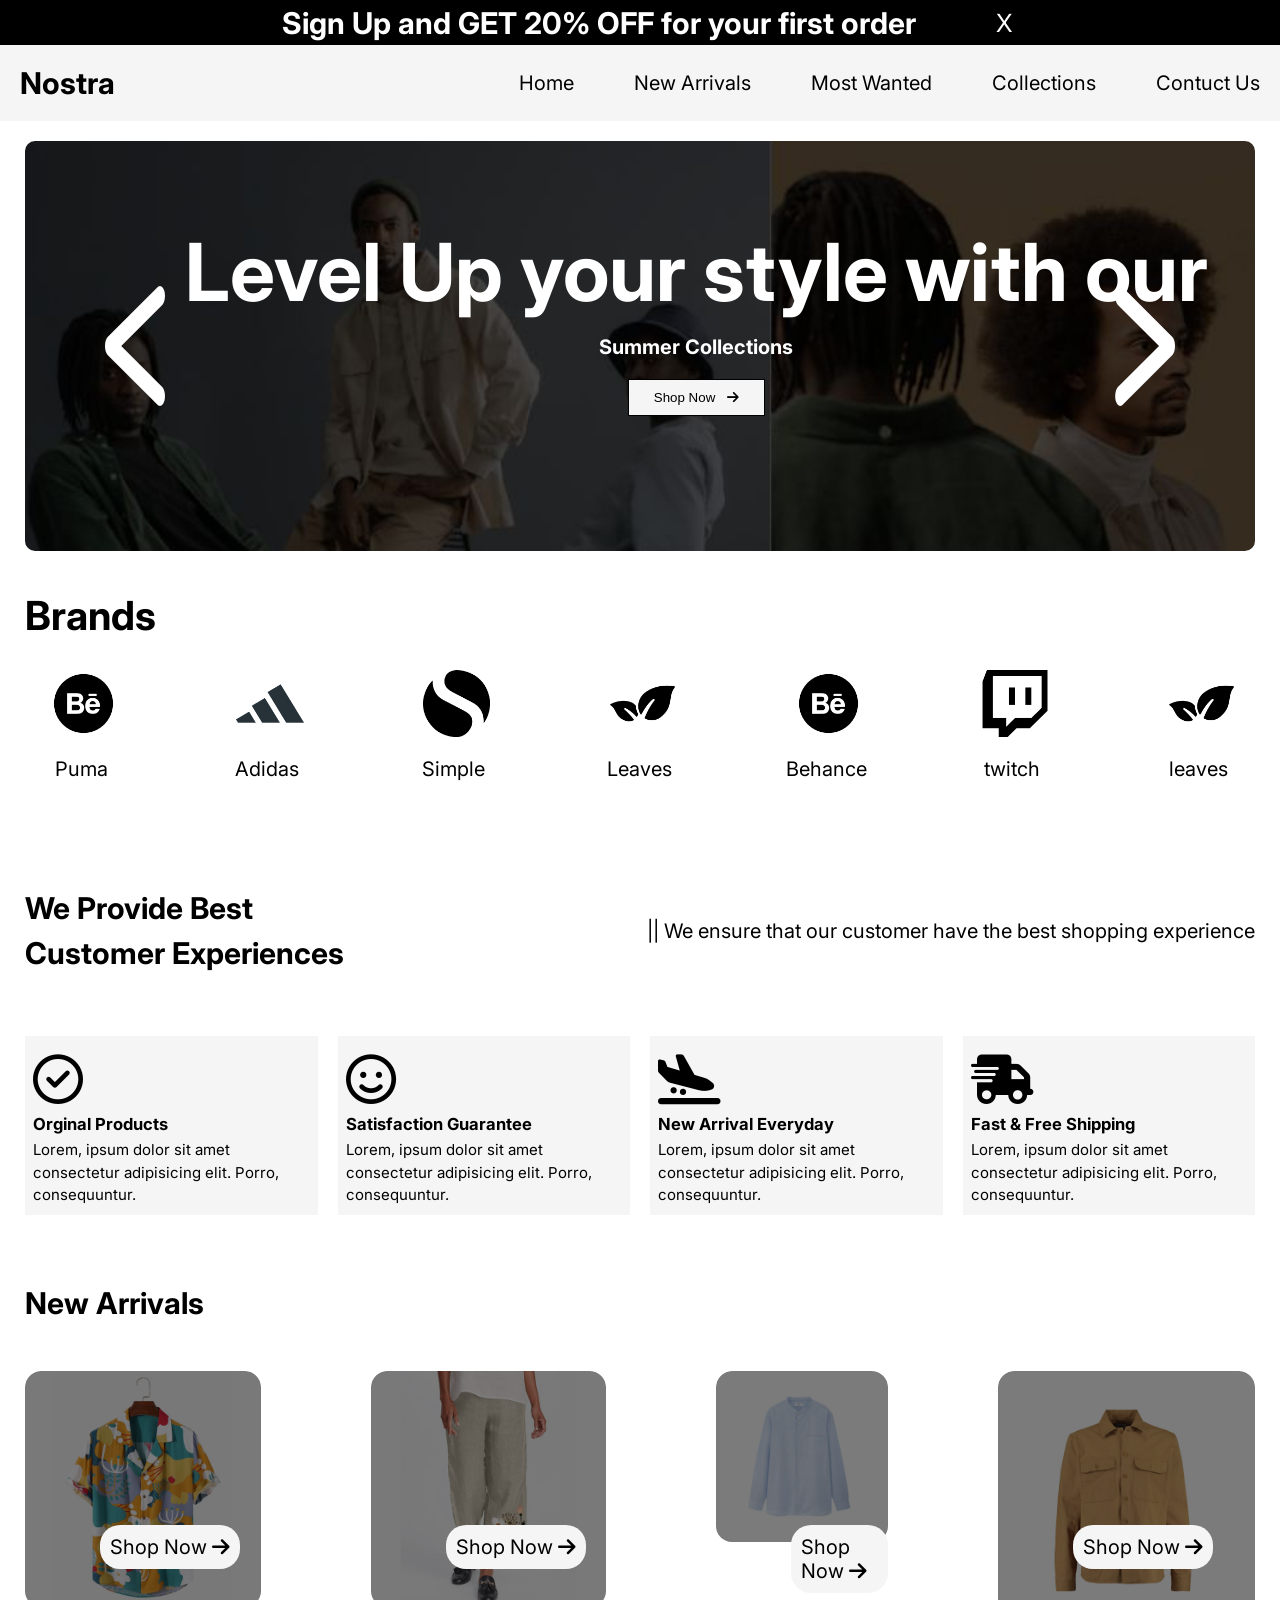
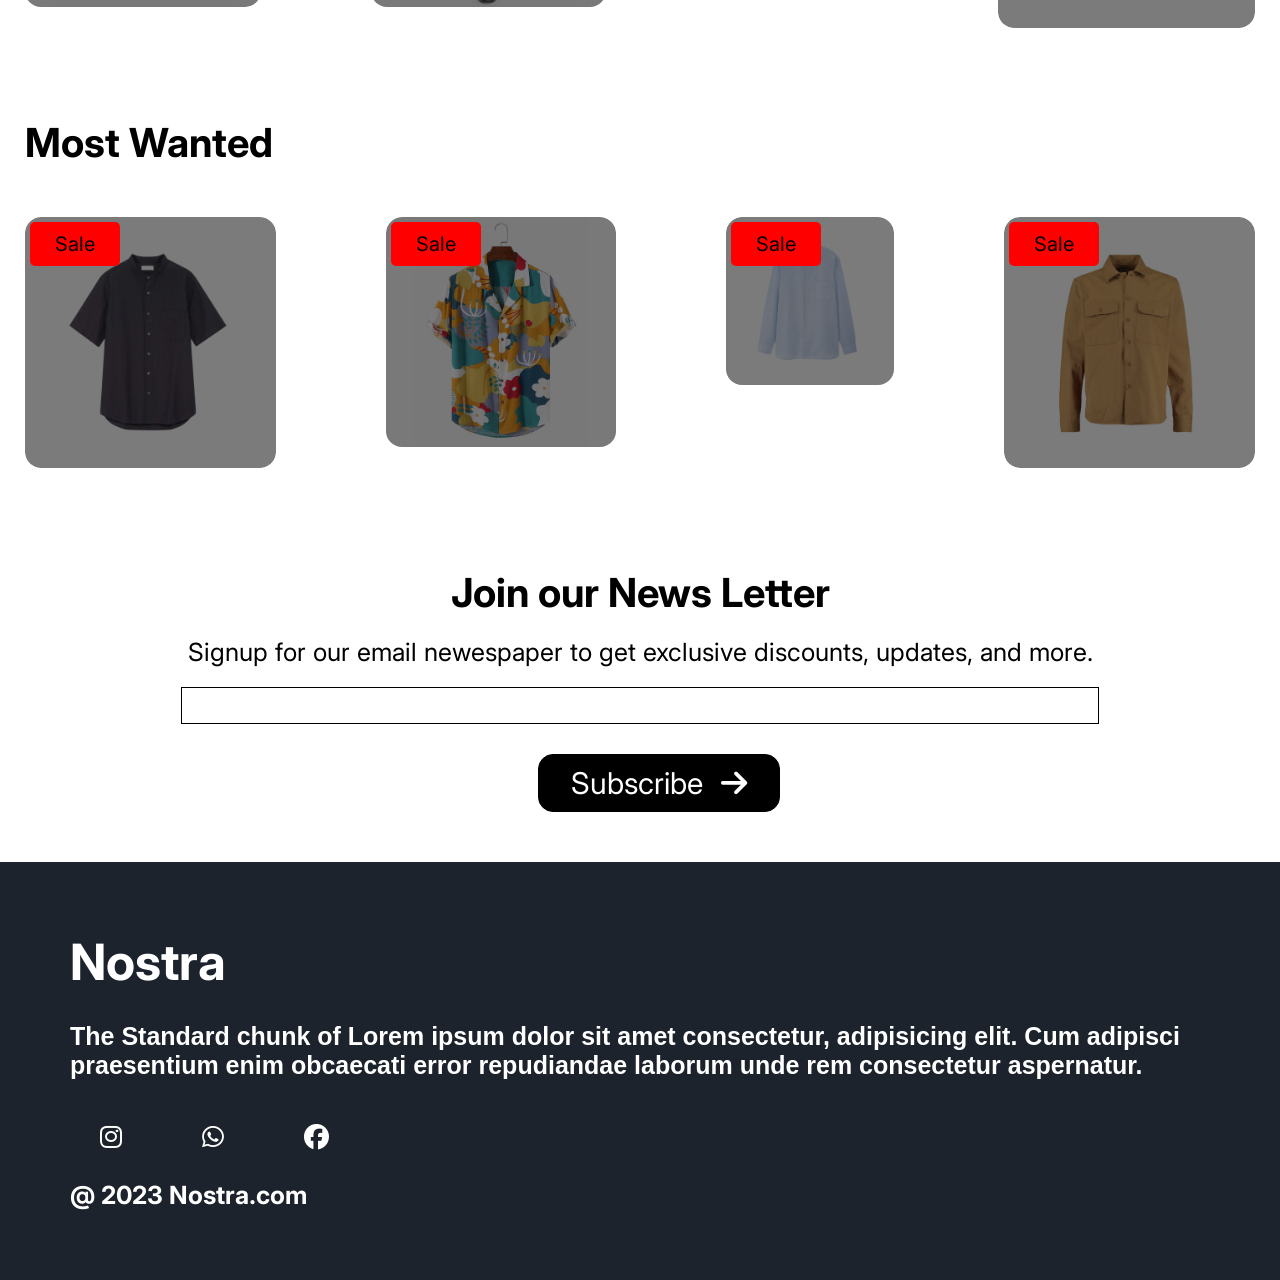
<file: index.html>
<!DOCTYPE html>
<html lang="en">

<head>
    <meta charset="UTF-8">
    <meta name="viewport" content="width=device-width, initial-scale=1.0">
    <title>Nostra</title>
    <link href="style.css" rel="stylesheet">
    <link href="https://fonts.googleapis.com/css2?family=Inter:wght@400;500;600;700&display=swap" rel="stylesheet">
    <link rel="stylesheet" href="https://cdnjs.cloudflare.com/ajax/libs/font-awesome/6.5.0/css/all.min.css">
</head>

<body>
    <div class="section-one_offerheading">
        <h2>Sign Up and GET 20% OFF for your first order</h2>
        <p id="closeOffer"  style="cursor:pointer;">X</p>
    </div>

    <nav class="section-two_navbar">
        <h1>Nostra</h1>
        <ul class="section-two_navlist">
            <li><a href="index.html">Home</a></li>
            <li><a href="#newarrivals">New Arrivals</a></li>
            <li><a href="#mostwanted">Most Wanted</a></li>
            <li><a href="collection.html">Collections</a></li>
            <li><a href="contact.html">Contuct Us</a></li>
        </ul>
    </nav>

    <div class="body-padding">

        <div class="section-two_sliderimg">

            <img src="images/sliderimg/sliderimg-1.jpg">
            <i class="fa-solid fa-less-than slider-arrow left-arrow"></i>
            <i class="fa-solid fa-greater-than slider-arrow right-arrow"></i>
            <div class="section-two_sliderpara">
                <h1>Level Up your style with our</h1>
                <p>Summer Collections</p>
                <button>Shop Now <i class="fa-solid fa-arrow-right"></i></button>
            </div>
        </div>

        <div class="section-three_brandheading">
            <h1>Brands</h1>
            <div class="section-three_brandimages">
                <div class="brandimg">
                    <img src="images/brandsimg/brandimg-1.png">
                    <p>Puma
                    <p>
                </div>

                <div class="brandimg">
                    <img src="images/brandsimg/brandimg-2.png">
                    <p>Adidas</p>
                </div>

                <div class="brandimg">
                    <img src="images/brandsimg/brandimg-3.png">
                    <p>Simple</p>
                </div>

                <div class="brandimg">
                    <img src="images/brandsimg/brandimg-4.png">
                    <p>Leaves</p>
                </div>

                <div class="brandimg">
                    <img src="images/brandsimg/brandimg-5.png">
                    <p>Behance</p>
                </div>

                <div class="brandimg">
                    <img src="images/brandsimg/brandimg-6.png">
                    <p>twitch</p>
                </div>

                <div class="brandimg">
                    <img src="images/brandsimg/brandimg-7.png">
                    <p>leaves</p>
                </div>
            </div>
        </div>

        <div class="section-four_experiencepara">
            <h2>We Provide Best<br>Customer Experiences</h2>
            <p>|| We ensure that our customer have the best shopping experience</p>
        </div>

        <div class="section-four_experiencebox">
            <div class="section-four_experiencebox1">
                <i class="fa-regular fa-circle-check"></i>
                <h5>Orginal Products</h5>
                <p>Lorem, ipsum dolor sit amet consectetur adipisicing elit. Porro, consequuntur.</p>
            </div>

            <div class="section-four_experiencebox1">
                <i class="fa-regular fa-face-smile"></i>
                <h5>Satisfaction Guarantee</h5>
                <p>Lorem, ipsum dolor sit amet consectetur adipisicing elit. Porro, consequuntur.</p>
            </div>

            <div class="section-four_experiencebox1">
                <i class="fa-solid fa-plane-arrival"></i>
                <h5>New Arrival Everyday</h5>
                <p>Lorem, ipsum dolor sit amet consectetur adipisicing elit. Porro, consequuntur.</p>
            </div>

            <div class="section-four_experiencebox1">
                <i class="fa-solid fa-truck-fast"></i>
                <h5>Fast & Free Shipping</h5>
                <p>Lorem, ipsum dolor sit amet consectetur adipisicing elit. Porro, consequuntur.</p>
            </div>
        </div>

        <div class="section-five_newarrivalsheading">
            <h2  id="newarrivals">New Arrivals</h2>
            <div class="section-five_newarrivalsflex">
                <div class="section-five_newarrivalimg">
                    <img src="images/newarrivalsimg/arrivalsimg-1.jpg">
                    <p>Shop Now <i class="fa-solid fa-arrow-right"></i></p>
                </div>
                <div class="section-five_newarrivalimg">
                    <img src="images/newarrivalsimg/arrivalsimg-2.jpg">
                    <p>Shop Now <i class="fa-solid fa-arrow-right"></i></p>
                </div>
                <div class="section-five_newarrivalimg">
                    <img src="images/newarrivalsimg/arrivalsimg-3.jpg">
                    <p>Shop Now <i class="fa-solid fa-arrow-right"></i></p>
                </div>
                <div class="section-five_newarrivalimg">
                    <img src="images/newarrivalsimg/arrivalsimg-4.jpg">
                    <p>Shop Now <i class="fa-solid fa-arrow-right"></i></p>
                </div>
            </div>
        </div>


        <div id="mostwanted" class="section-six_mostwanted">
            <h1>Most Wanted</h1>
            <div class="section-six_mostbox">
                <div class="section-six_mostwantedimg">
                    <img src="images/wanted/wantedimg-1.jpg">
                    <p>Sale</p>
                </div>
                <div class="section-six_mostwantedimg">
                    <img src="images/wanted/wantedimg-2.jpg">
                    <p>Sale</p>
                </div>
                <div class="section-six_mostwantedimg">
                    <img src="images/wanted/wantedimg-3.jpg">
                    <p>Sale</p>
                </div>
                <div class="section-six_mostwantedimg">
                    <img src="images/wanted/wantedimg-4.jpg">
                    <p>Sale</p>
                </div>
            </div>
        </div>
        </div>
    <div class="section-seven_heading">
            <h1>Join our News Letter</h1>
            <p>Signup for our email newespaper to get exclusive discounts, updates, and more.</p>
            <input type="text">
            <p>Subscribe <i class="fa-solid fa-arrow-right"></i></p>
        </div>
</div>
        <div class="footer">
            <div class="footer-para">
                <h1>Nostra</h1>
                <p>The Standard chunk of Lorem ipsum dolor sit amet consectetur, adipisicing elit. Cum adipisci praesentium enim obcaecati error repudiandae laborum unde rem consectetur aspernatur.</p>
                <div class="footer-icon">
                   <i class="fa-brands fa-instagram"></i>
                   <i class="fa-brands fa-whatsapp"></i>
                   <i class="fa-brands fa-facebook"></i>
                </div>
                <p>@ 2023 Nostra.com</p>
            </div>
        </div>    
    </div>

    <script src="script.js"></script>
</body>
</html>
</file>
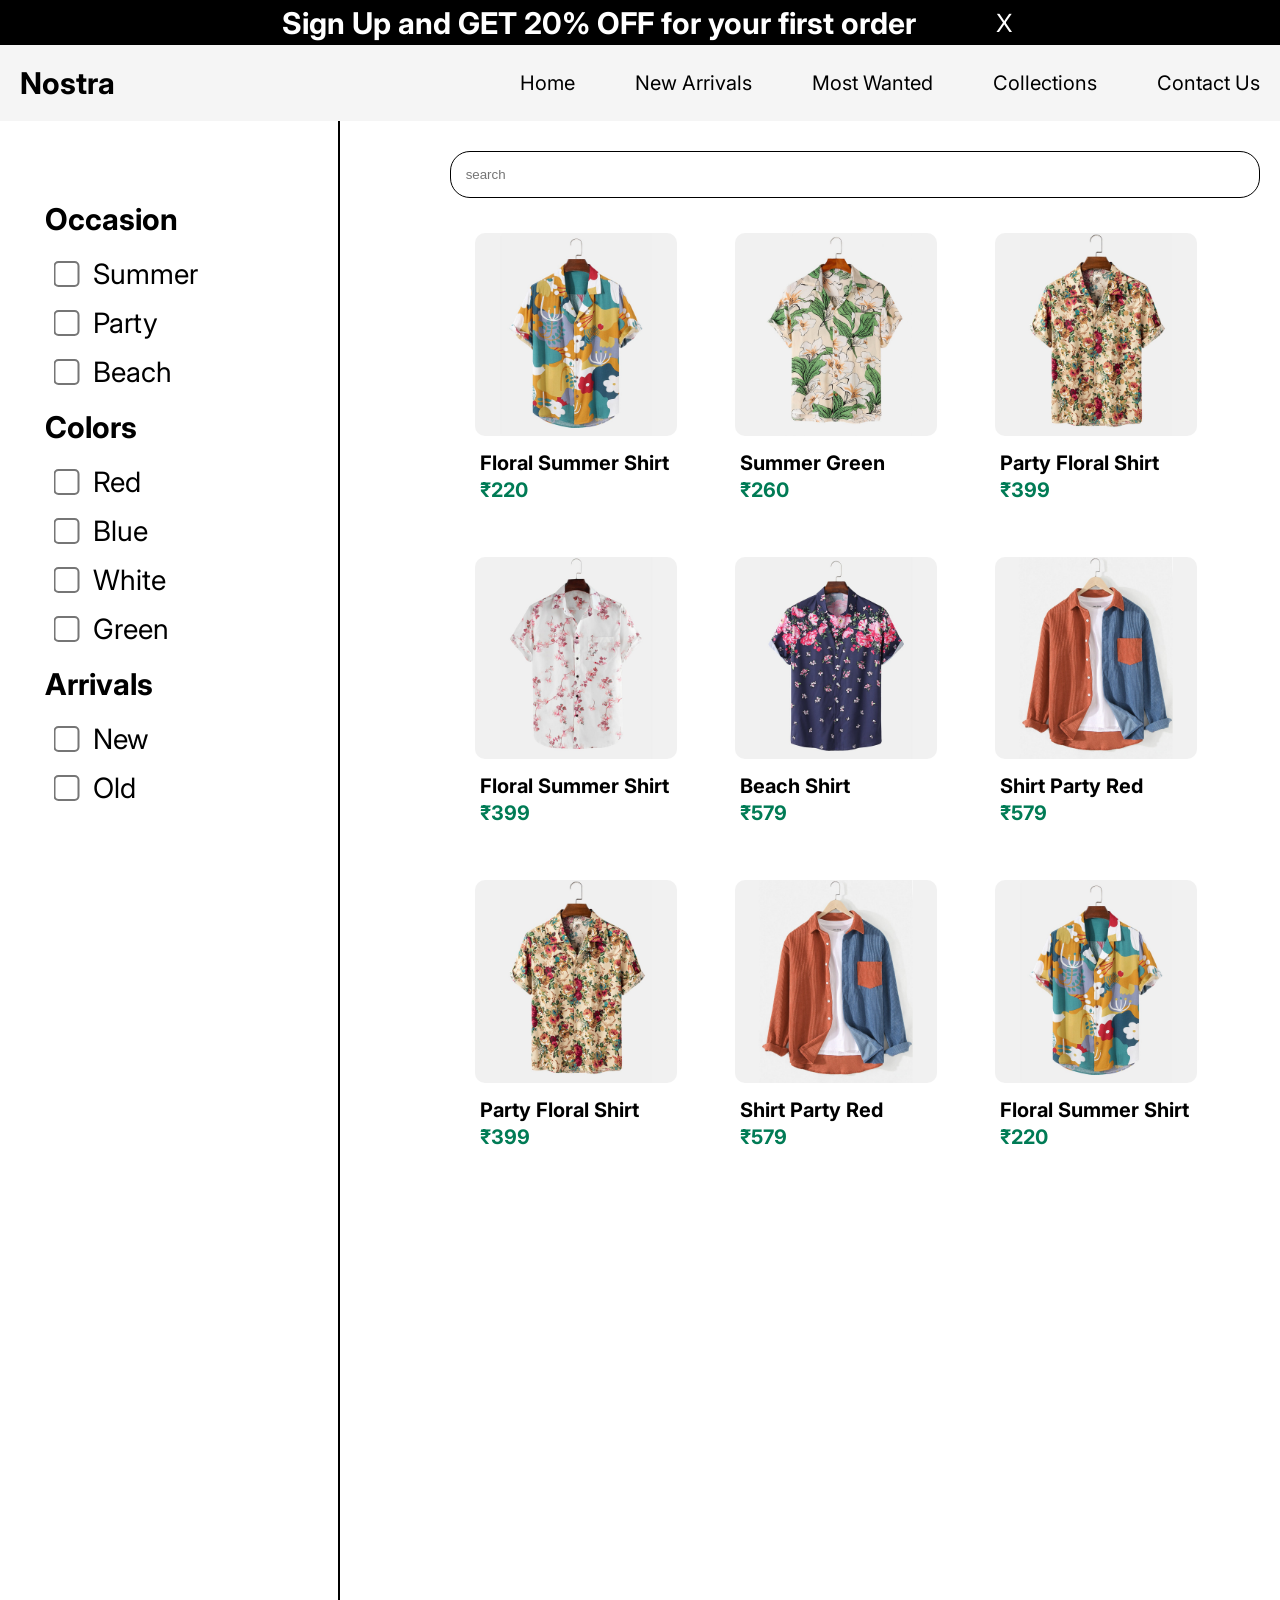
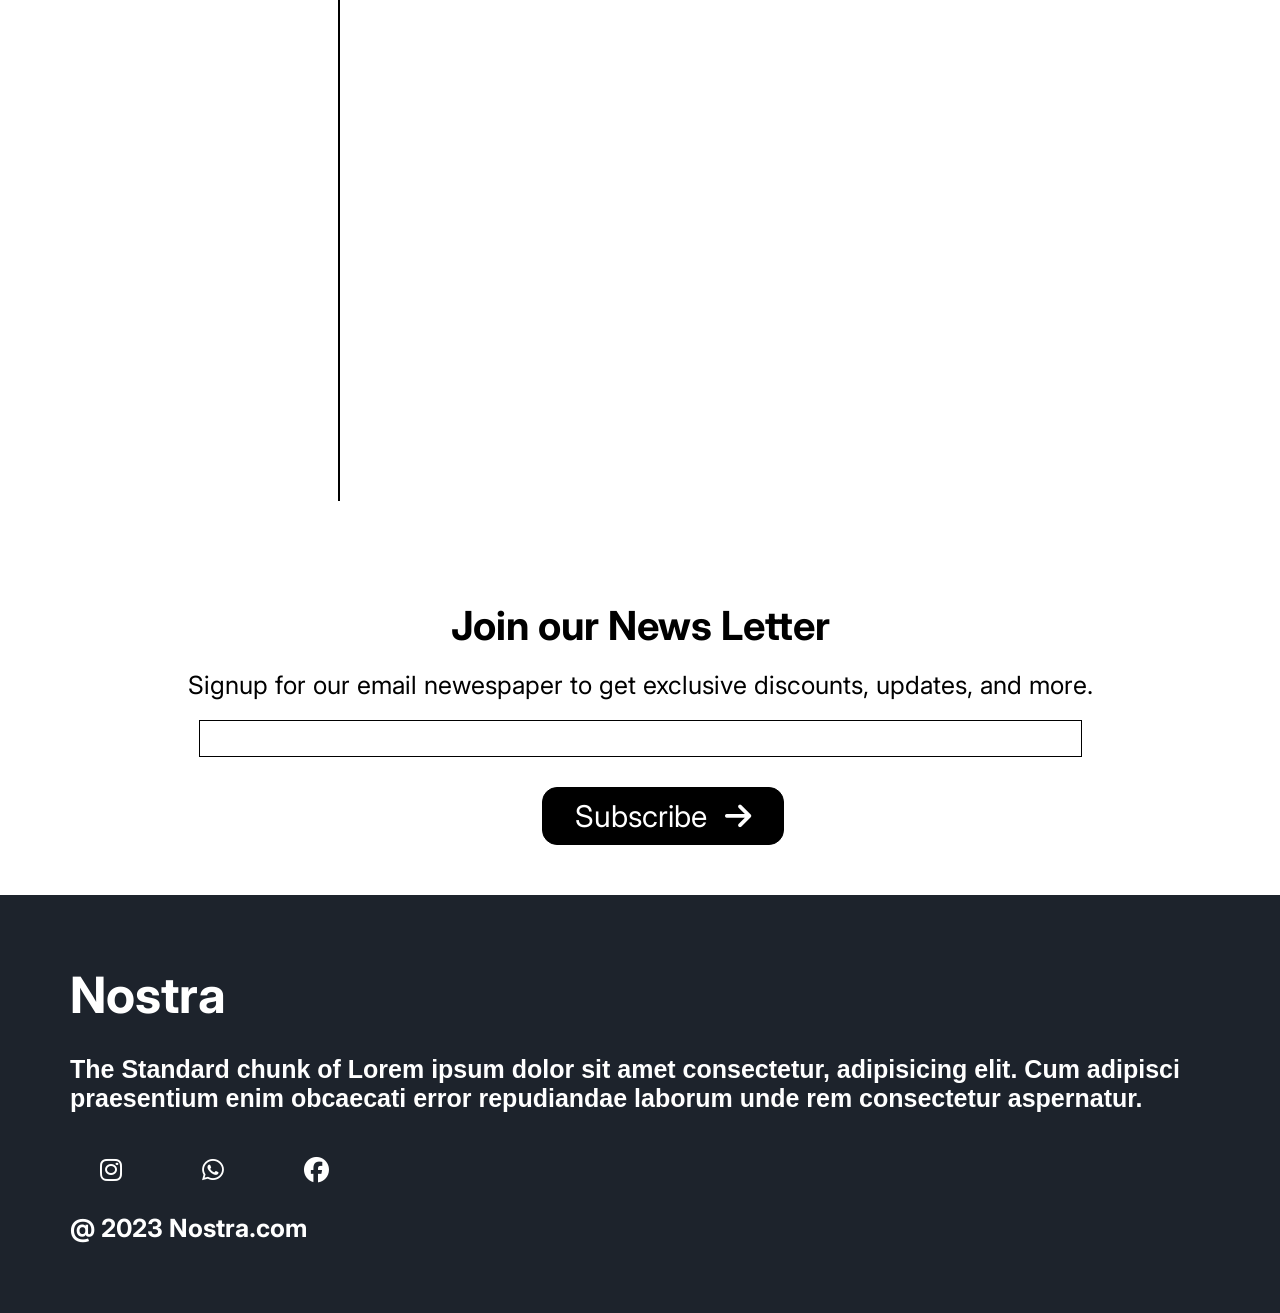
<file: collection.html>
<!DOCTYPE html>
<html lang="en">

<head>
    <meta charset="UTF-8">
    <meta name="viewport" content="width=device-width, initial-scale=1.0">
    <title>Nostra</title>
    <link href="style.css" rel="stylesheet">
    <link href="https://fonts.googleapis.com/css2?family=Inter:wght@400;500;600;700&display=swap" rel="stylesheet">
    <link rel="stylesheet" href="https://cdnjs.cloudflare.com/ajax/libs/font-awesome/6.5.0/css/all.min.css">
</head>

<body>
    <div class="section-one_offerheading">
        <h2>Sign Up and GET 20% OFF for your first order</h2>
        <p id="closeOffer"  style="cursor:pointer;">X</p>
    </div>

    <nav class="section-two_navbar">
        <h1>Nostra</h1>
        <ul class="section-two_navlist">
            <li><a href="index.html">Home</a></li>
            <li><a href="#newarrivals">New Arrivals</a></li>
            <li><a href="#mostwanted">Most Wanted</a></li>
            <li><a href="collection.html">Collections</a></li>
            <li><a href="contact.html">Contact Us</a></li>
        </ul>
    </nav>


    <div class="body-padding">
        <div class="container">
            <aside class="sidebar">
                <h2>Occasion</h2>
                <ul>
                    <li><input type="checkbox"  name="occasion" value="summer"  class="filter-checkbox"> Summer</li>
                    <li><input type="checkbox"  name="occasion" value="party"  class="filter-checkbox"> Party</li>
                    <li><input type="checkbox"  name="occasion" value="beach"  class="filter-checkbox"> Beach</li>
                </ul>

                <h2>Colors</h2>
                <ul>
                    <li><input type="checkbox"   name="color" value="red"  class="filter-checkbox"> Red</li>
                    <li><input type="checkbox"   name="color" value="blue"  class="filter-checkbox"> Blue</li>
                    <li><input type="checkbox"    name="color" value="white"  class="filter-checkbox"> White</li>
                    <li><input type="checkbox"   name="color" value="green"  class="filter-checkbox"> Green</li>
                </ul>

                <h2>Arrivals</h2>
                <ul>
                    <li><input type="checkbox" name="arrival" value="new"  class="filter-checkbox"> New</li>
                    <li><input type="checkbox" name="arrival" value="old"  class="filter-checkbox"> Old</li>

                </ul>
            </aside>

            <div class="vertical-line"></div>

            <div class="collection-search_box">
                <input id="searchInput" type="text" placeholder="search">


                <main class="products"  id="products">
                    <div class="collectionimg" data-occasion="summer" data-color="red" data-arrival="new">
                        <img src="images/collectionsimg/collectionimg-1.jpg">
                        <h2>Floral Summer Shirt</h2>
                        <p> &#8377;220</p>
                    </div>

                    <div class="collectionimg" data-occasion="party" data-color="blue" data-arrival="old">
                        <img src="images/collectionsimg/collectionimg-2.jpg">
                        <h2>Summer Green</h2>
                        <p> &#8377;260</p>
                    </div>

                    <div class="collectionimg"  data-occasion="beach" data-color="green" data-arrival="new">
                        <img src="images/collectionsimg/collectionimg-3.jpg">
                        <h2>Party Floral Shirt</h2>
                        <p> &#8377;399</p>
                    </div>

                    <div class="collectionimg" data-occasion="beach" data-color="white" data-arrival="new">
                        <img src="images/collectionsimg/collectionimg-4.jpg">
                        <h2>Floral Summer Shirt</h2>
                        <p> &#8377;399</p>
                    </div>

                    <div class="collectionimg" data-occasion="beach" data-color="new" data-arrival="new">
                        <img src="images/collectionsimg/collectionimg-5.jpg">
                        <h2>Beach Shirt</h2>
                        <p> &#8377;579</p>
                    </div>

                    <div class="collectionimg" data-occasion="beach" data-color="old" data-arrival="new">
                        <img src="images/collectionsimg/collectionimg-6.jpg">
                        <h2>Shirt Party Red</h2>
                        <p> &#8377;579</p>
                    </div>

                    <div class="collectionimg"  data-occasion="beach" data-color="summer" data-arrival="new">
                        <img src="images/collectionsimg/collectionimg-7.jpg">
                        <h2>Party Floral Shirt</h2>
                        <p> &#8377;399</p>
                    </div>

                    <div class="collectionimg"  data-occasion="beach" data-color="party" data-arrival="new">
                        <img src="images/collectionsimg/collectionimg-8.jpg">
                        <h2>Shirt Party Red</h2>
                        <p> &#8377;579</p>
                    </div>

                    <div class="collectionimg"  data-occasion="beach" data-color="beach" data-arrival="new">
                        <img src="images/collectionsimg/collectionimg-9.jpg">
                        <h2>Floral Summer Shirt</h2>
                        <p> &#8377;220</p>
                    </div>
                </main>
            </div>
        </div>


        <div class="section-seven_heading">
            <h1>Join our News Letter</h1>
            <p>Signup for our email newespaper to get exclusive discounts, updates, and more.</p>
            <input type="text">
            <p>Subscribe <i class="fa-solid fa-arrow-right"></i></p>
        </div>
</div>
        <div class="footer">
            <div class="footer-para">
                <h1>Nostra</h1>
                <p>The Standard chunk of Lorem ipsum dolor sit amet consectetur, adipisicing elit. Cum adipisci praesentium enim obcaecati error repudiandae laborum unde rem consectetur aspernatur.</p>
                <div class="footer-icon">
                   <i class="fa-brands fa-instagram"></i>
                   <i class="fa-brands fa-whatsapp"></i>
                   <i class="fa-brands fa-facebook"></i>
                </div>
                <p>@ 2023 Nostra.com</p>
            </div>
        </div>


    <script src="script.js"></script>
</body>

</html>
</file>
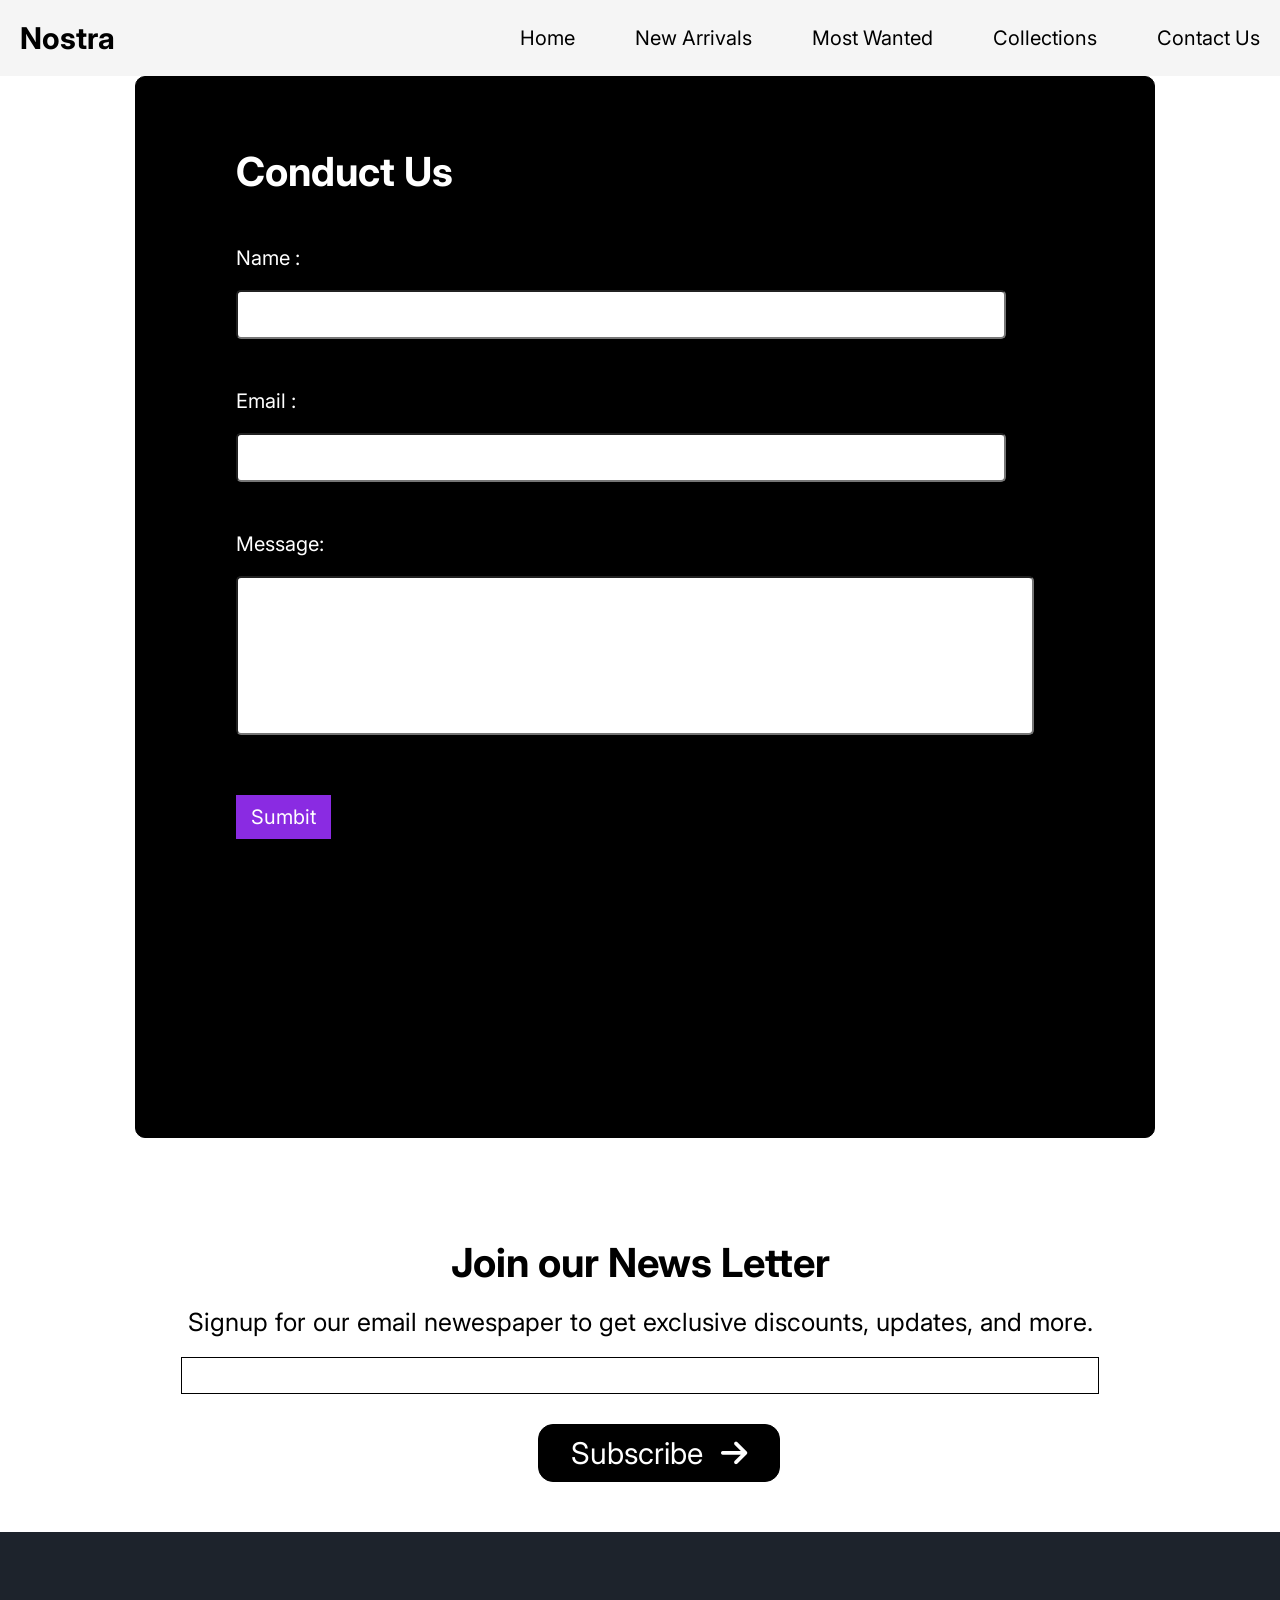
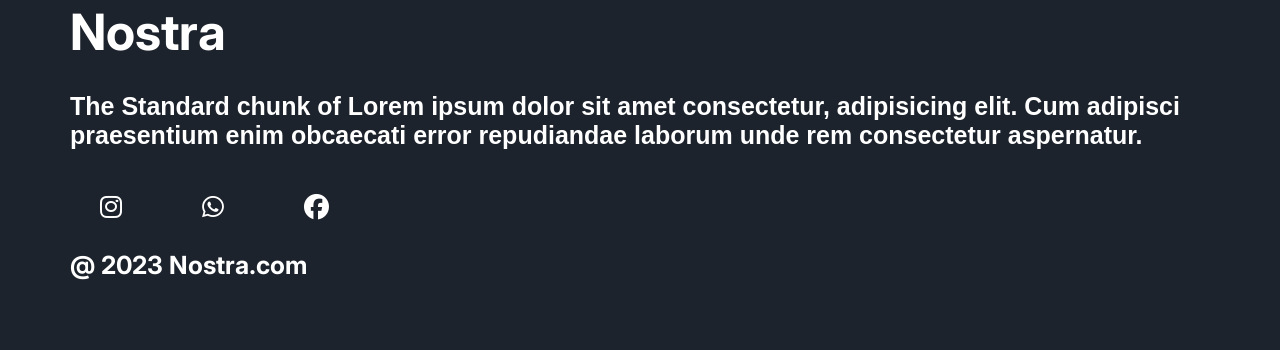
<file: contact.html>
<!DOCTYPE html>
<html lang="en">

<head>
    <meta charset="UTF-8">
    <meta name="viewport" content="width=device-width, initial-scale=1.0">
    <title>Nostra</title>
    <link href="style.css" rel="stylesheet">
    <link href="https://fonts.googleapis.com/css2?family=Inter:wght@400;500;600;700&display=swap" rel="stylesheet">
    <link rel="stylesheet" href="https://cdnjs.cloudflare.com/ajax/libs/font-awesome/6.5.0/css/all.min.css">
</head>

<body>
    <nav class="section-two_navbar">
        <h1>Nostra</h1>
        <ul class="section-two_navlist">
            <li><a href="index.html">Home</a></li>
            <li><a href="#newarrivals">New Arrivals</a></li>
            <li><a href="#mostwanted">Most Wanted</a></li>
            <li><a href="collection.html">Collections</a></li>
            <li>Contact Us</li>
        </ul>
    </nav>

    <div class="padding">     
      <div class="conduct-us">
        <h1>Conduct Us</h1>
        <div class="contuct-us_heading">
        <p>Name :</p>
        <input type="text">
        </div>

        <div class="contuct-us_heading">
        <p>Email :</p>
        <input type="email">
        </div>

        <div class="contuct-us_heading">
        <p>Message:</p>
        <input type="text">
        </div>

         
        <div class="sumbit-btn">
            <p>Sumbit</p>
        </div>
 </div>
</div>       




<div class="section-seven_heading">
            <h1>Join our News Letter</h1>
            <p>Signup for our email newespaper to get exclusive discounts, updates, and more.</p>
            <input type="text">
            <p>Subscribe <i class="fa-solid fa-arrow-right"></i></p>
        </div>
</div>
        <div class="footer">
            <div class="footer-para">
                <h1>Nostra</h1>
                <p>The Standard chunk of Lorem ipsum dolor sit amet consectetur, adipisicing elit. Cum adipisci praesentium enim obcaecati error repudiandae laborum unde rem consectetur aspernatur.</p>
                <div class="footer-icon">
                   <i class="fa-brands fa-instagram"></i>
                   <i class="fa-brands fa-whatsapp"></i>
                   <i class="fa-brands fa-facebook"></i>
                </div>
                <p>@ 2023 Nostra.com</p>
            </div>
        </div>    
    </div>
    <script src="script.js"></script>
</body>
</html>
</file>
<file: style.css>
* {
    padding: 0;
    margin: 0%;

}

body {

    padding: 0%;
    margin: 0%;



    font-family: 'Inter', sans-serif;
    font-size: 20px;

}

.body-padding {
    padding-left: 25px;
    padding-right: 25px;

}

.section-one_offerheading {
    background-color: black;

    color: white;
    display: flex;
    gap: 80px;
    text-align: center;
    align-items: center;
    height: 45px;
    padding-left: 22%;
}

.section-one_offerheading p {
    font-size: 25px;
}


.section-two_navbar {
    display: flex;
    justify-content: space-between;
    text-align: center;
    align-items: center;
    padding-left: 30px;
    padding-right: 100px;
    position: sticky;
    top: 0;
    z-index: 1000;
    padding: 20px;
    background-color: whitesmoke;
}

.section-two_navbar li:hover {
    border-bottom: 1px solid;
    columns: black;
    position: static;
}

.section-two_navlist {
    display: flex;
    gap: 60px;
    list-style: none;
    padding-left: 50px;
    text-decoration: none;

}

.section-two_navlist a {
    list-style: none;
    text-decoration: none;
    color: black;
}

.section-two_sliderimg img {
    border-radius: 10px;
    width: 100%;
    height: 100%;
    margin-top: 20px;
    display: block;
}

.section-two_sliderimg {
    position: relative;
}

.section-two_sliderpara {
    position: absolute;
    top: 20%;
    left: 13%;

    color: white;
    text-align: center;
}

.section-two_sliderpara h1 {
    font-size: 80px;
    font-weight: bold;
}

.section-two_sliderpara p {

    margin-top: 15px;
    font-weight: bold;

}

.section-two_sliderpara button {
    margin-top: 20px;
    border: 1px solid;
    background-color: whitesmoke;
    padding: 10px;
    padding-left: 25px;
    padding-right: 25px;
    text-align: center;
}

button i {
    margin-left: 8px;
}

.section-two_sliderpara button:hover {
    opacity: 0.8;
}


.slider-arrow {
    position: absolute;
    top: 50%;
    transform: translateY(-50%);
    font-size: 10rem;
    color: white;
    cursor: pointer;
}

.left-arrow {
    left: 50px;
    transform: translateY(-50%) scaleX(0.5);
}


.right-arrow {
    right: 50px;
    transform: translateY(-50%) scaleX(0.5);
}

.section-three_brandheading {
    margin-top: 40px;
}

.section-three_brandimages img {
    width: 60%;
    margin-top: 30px;
    margin-left: 25px;
}

.section-three_brandimages {
    display: flex;
    gap: 6%;
}

.section-three_brandimages p {
    text-align: center;
    margin-top: 15px;
}

.section-four_experiencepara {
    display: flex;
    justify-content: space-between;
    text-align: center;
    align-items: center;
    margin-top: 90px;

}

.section-four_experiencepara h2 {
    text-align: justify;
    line-height: 1.5;
    font-weight: bolder;
}

.section-four_experiencebox {

    display: flex;
    margin-top: 60px;
    gap: 20px;
}

.section-four_experiencebox1 {
    border: 1px solid;
    background-color: whitesmoke;
    padding: 8px;
    outline: none;
    border: none;

}

.section-four_experiencebox1 h5 {
    margin-top: 10px;

}

.section-four_experiencebox1 p {
    margin-top: 5px;
    font-size: 15px;
    line-height: 1.5;

}

.section-four_experiencebox1 i {
    font-size: 50px;
    margin-top: 10px;
}

.section-five_newarrivalsheading {
    margin-top: 70px;


}

.section-five_newarrivalimg {

    position: relative;
    overflow: hidden;
    border-radius: 16px;
    cursor: pointer;
    max-width: 280px;
    transition: transform 0.3s ease, box-shadow 0.3s
}


.section-five_newarrivalimg img {
    width: 100%;
    height: auto;
    border-radius: 16px;
    display: block;
    filter: brightness(0.5)saturate(1.1);
    transition: transform 0.3s ease;
}

.section-five_newarrivalimg img::after {
    background: rgba(0, 100, 255, 0.25);
    mix-blend-mode: multiply;

}

.section-five_newarrivalimg:hover img {
    transform: scale(1.05);
}

.section-five_newarrivalsflex {
    display: flex;
    gap: 110px;
    margin-top: 50px;

}


.section-five_newarrivalimg p {
    position: absolute;
    color: black;
    border: 1px;
    top: 60%;
    left: 75px;
    border: 1px;
    border-radius: 20px;
    background-color: whitesmoke;
    padding: 10px;

}

.section-five_newarrivalimg p:hover {
    opacity: 0.8;
}





.section-six_mostwanted h1 {
    margin-top: 90px;
}


.section-six_mostwantedimg {

    position: relative;
    overflow: hidden;
    border-radius: 16px;
    cursor: pointer;
    max-width: 280px;
    transition: transform 0.3s ease, box-shadow 0.3s
}


.section-six_mostwantedimg img {
    width: 100%;
    height: auto;
    border-radius: 16px;
    display: block;
    filter: brightness(0.5)saturate(1.1);
    transition: transform 0.3s ease;
}

.section-six_mostwantedimgimg::after {
    background: rgba(0, 100, 255, 0.25);
    mix-blend-mode: multiply;

}

.section-six_mostwantedimg:hover img {
    transform: scale(1.05);
}

.section-six_mostbox {
    display: flex;
    gap: 110px;
    margin-top: 50px;

}


.section-six_mostwantedimg p {
    position: absolute;
    color: black;
    border: 1px;
    top: 2%;
    left: 5px;
    border: 1px;
    border-radius: 5px;
    background-color: red;
    padding: 10px;
    padding-left: 25px;
    padding-right: 25px;
    z-index: 10;

}

.section-six_mostwantedimg p:hover {
    opacity: 0.8;
}

.section-six_mostwantedimg h1 {
    margin-top: 90px;
}


.collection-search_box input {
    margin-top: 30px;
    width: 85%;
    border-radius: 20px;
    padding: 15px;
    margin-left: 12%;
    outline: none;
    border: 1px solid black;
}

.collectionimg {

    padding: 15px;


}

.collectionimg img {
    width: 90%;
    border-radius: 10px;


}

.collectionimg h2 {
    margin-top: 10px;
    margin-left: 5px;
    font-size: 20px;
}

.collectionimg p {
    color: #007b55;
    font-weight: bold;
    margin-left: 5px;
    margin-top: 3px;
}



.container {
    display: flex;
    min-height: 100vh;
}

/* Sidebar */
.sidebar {
    background: white;
    padding: 20px;
    margin-top: 60px;
    box-sizing: border-box;


}

.vertical-line {
    width: 7px;
    background-color: black;
    margin-left: 120px;
    font-weight: bold;

    height: 220vh;

}

.sidebar h2 {
    margin-bottom: 10px;
    color: black;
}

.sidebar ul {
    list-style: none;
    padding: 0;
    margin-bottom: 20px;
    margin-top: 20px;
    margin-left: 15px;
    font-size: 28px;


}

.sidebar input[type="checkbox"] {
    transform: scale(2.0);
    color: black;
}



.sidebar li {
    color: black;
    display: flex;
    gap: 20px;
    margin-top: 15px;
}

.products {
    flex: 1;
    padding: 20px;
    display: grid;
    grid-template-columns: repeat(3, 1fr);
    gap: 5px;
    margin-left: 100px;
}


.section-seven_heading {
    margin-top: 100px;
    text-align: center;
}

.section-seven_heading p {
    margin-top: 20px;
    font-size: 25px;
}

.section-seven_heading input {
    margin-top: 20px;
    width: 70%;
    padding: 10px;
    border: 1px solid black;
}

.section-seven_heading p:nth-of-type(2) {

    border: 1px solid black;
    width: 220px;
    padding: 5px;
    margin-top: 30px;
    margin-left: 42%;
    padding: 10px;
    background-color: black;
    color: white;
    border-radius: 15px;
    font-size: 30px;
}

.section-seven_heading p:nth-of-type(2) i {

    padding-left: 10px;
}

.section-seven_heading p:nth-of-type(2):hover {
    opacity: 0.8;
}

.footer {
    border: 1 px solid;
    background-color: #1D232C;
    padding: 70px;
    margin-top: 50px;
    font-size: 25px;
    color: white;
}

.footer-para p:nth-of-type(1) {
    font-family: 'Poppins', sans-serif;
}

.footer-para p {
    margin-top: 30px;
    font-weight: bold;

}

.footer-icon {
    display: flex;
    gap: 50px;
}

.footer-icon i {
    margin-top: 45px;
    padding-left: 30px;


}

.footer-icon,
.fa-instagram,
.fa-whatsapp,
.fa-facebook {
    font-size: 100%;
}

.conduct-us {
    border: 1px solid black;
    background-color: black;
    color: white;
    border-radius: 10px;
    padding-left: 100px;
    padding-right: 100px;
    padding-top: 70px;
    height: 110vh;
}

.padding {
    padding-left: 135px;
    padding-right: 125px;
}

.contuct-us_heading p {
    margin-top: 50px;
}

.contuct-us_heading input {
    margin-top: 15px;
    border-radius: 5px;
    width: 90%;
    padding: 15px;
}

.contuct-us_heading input {

    margin-top: 20px;
}

.contuct-us_heading:nth-of-type(3) input {

    padding: 70px;
    width: 80%;
}

.sumbit-btn {
    margin-top: 60px;
    border: 1px solid;
    width: fit-content;
    padding-left: 15px;
    padding-right: 15px;
    padding-top: 10px;
    padding-bottom: 10px;
    background-color: blueviolet;
    outline: none;
    border: none;
}


.collectionimg {
    display: block;
    /* ensures block display when showing */
    margin-bottom: 20px;
}

@media (max-width: 900px) {

    .section-one_offerheading {
        background-color: black;

        color: white;
        display: flex;
        gap: 70px;
        text-align: center;
        align-items: center;
        height: 45px;
        font-size: 17px;
        padding-left: 13%;
    }

    .section-two_navlist {
        display: none;
        /* Hide the nav links */
    }

    /* Optional: make navbar more mobile-friendly */
    .section-two_navbar {
        justify-content: space-between;
        padding: 10px 20px;
    }

    

.section-two_sliderimg img {
    border-radius: 10px;
    width: 100%;
    height: 50vh;
    margin-top: 20px;
    display: block;
}

.section-two_sliderimg {
    position: relative;
}

.section-two_sliderpara {
    position: absolute;
    top: 30%;
    left: 10%;
    color: white;
    text-align: center;
}

.section-two_sliderpara h1 {
    font-size: 48px;
    font-weight: bold;
}

.section-two_sliderpara p {

    margin-top: 15px;
    font-weight: bold;

}

.section-two_sliderpara button {
    margin-top: 20px;
    border: 1px solid;
    background-color: whitesmoke;
    padding: 10px;
    padding-left: 25px;
    padding-right: 25px;
    text-align: center;
}

button i {
    margin-left: 8px;
}

.section-two_sliderpara button:hover {
    opacity: 0.8;
}


.slider-arrow {
    position: absolute;
    top: 50%;
    transform: translateY(-50%);
    font-size: 6rem;
    color: white;
    cursor: pointer;
}

.left-arrow {
    left: 5px;
    transform: translateY(-50%) scaleX(0.5);
}


.right-arrow {
    right: 10px;
    transform: translateY(-50%) scaleX(0.8);
}

.section-four_experiencepara {
    display: flex;
    justify-content: space-between;
    text-align: center;
    align-items: center;
    margin-top: 90px;


}

.section-four_experiencepara h2 {
    text-align: justify;
    line-height: 1.5;
    font-weight: bolder;
    font-size: 23px;
}
.section-four_experiencepara p{
    font-size: 15px;
}



.section-five_newarrivalimg img {
        width: 100%; /* Make image fit its container */
        height: 30vh; /* Keep aspect ratio */
    
        filter: brightness(0.8) saturate(1.1); /* optional tweak for brightness */
    }

    .section-five_newarrivalimg{
        border-radius:5px;
        width: 100%;
        margin-bottom: 15px;
    }

.section-five_newarrivalsflex {
    display: flex;
    gap: 20px;
    margin-top: 50px;

}


.section-five_newarrivalimg p {
    position: absolute;
    color: black;
    border: 1px;
    top: 40%;
    left: 25px;
    border: 1px;
    border-radius: 20px;
    background-color: rgb(238, 207, 207);
    padding: 10px;

}


.section-six_mostwantedimg img {
    width: 100%;
    height: 30vh;
    border-radius: 16px;
    display: block;
    filter: brightness(0.5)saturate(1.1);
    transition: transform 0.3s ease;
}


.section-six_mostbox {
    display: flex;
    gap: 20px;
    margin-top: 50px;

}


.section-six_mostwantedimg p {
    position: absolute;
    color: black;
    border: 1px;
    top: 2%;
    left: 5px;
    border: 1px;
    border-radius: 5px;
    background-color: red;
    padding: 10px;
    padding-left: 25px;
    padding-right: 25px;
    z-index: 10;

}



.section-seven_heading {
    margin-top: 100px;
    text-align: center;
}

.section-seven_heading p {
    margin-top: 20px;
    font-size:20px;
}

.section-seven_heading input {
    margin-top: 20px;
    width: 90%;
    padding: 10px;
    border: 1px solid black;
}

.section-seven_heading p:nth-of-type(2) {

    border: 1px solid black;
    width: 220px;
    padding: 5px;
    margin-top: 30px;
    margin-left: 42%;
    padding: 10px;
    background-color: black;
    color: white;
    border-radius: 15px;
    font-size: 30px;
}

.section-seven_heading p:nth-of-type(2) i {

    padding-left: 10px;
}

.section-seven_heading p:nth-of-type(2):hover {
    opacity: 0.8;
}

.footer {
    border: 1 px solid;
    background-color: #1D232C;
    padding: 70px;
    margin-top: 50px;
    font-size: 25px;
    color: white;
}

.footer-para p:nth-of-type(1) {
    font-family: 'Poppins', sans-serif;
    font-size: 19px;
}

.footer-para p {
    margin-top: 30px;
    font-weight: bold;

}

.footer-icon {
    display: flex;
    gap: 20px;
}

.footer-icon i {
    margin-top: 45px;
    padding-left: 30px;


}

.footer-icon,
.fa-instagram,
.fa-whatsapp,
.fa-facebook {
    font-size: 100%;
}



}
</file>
